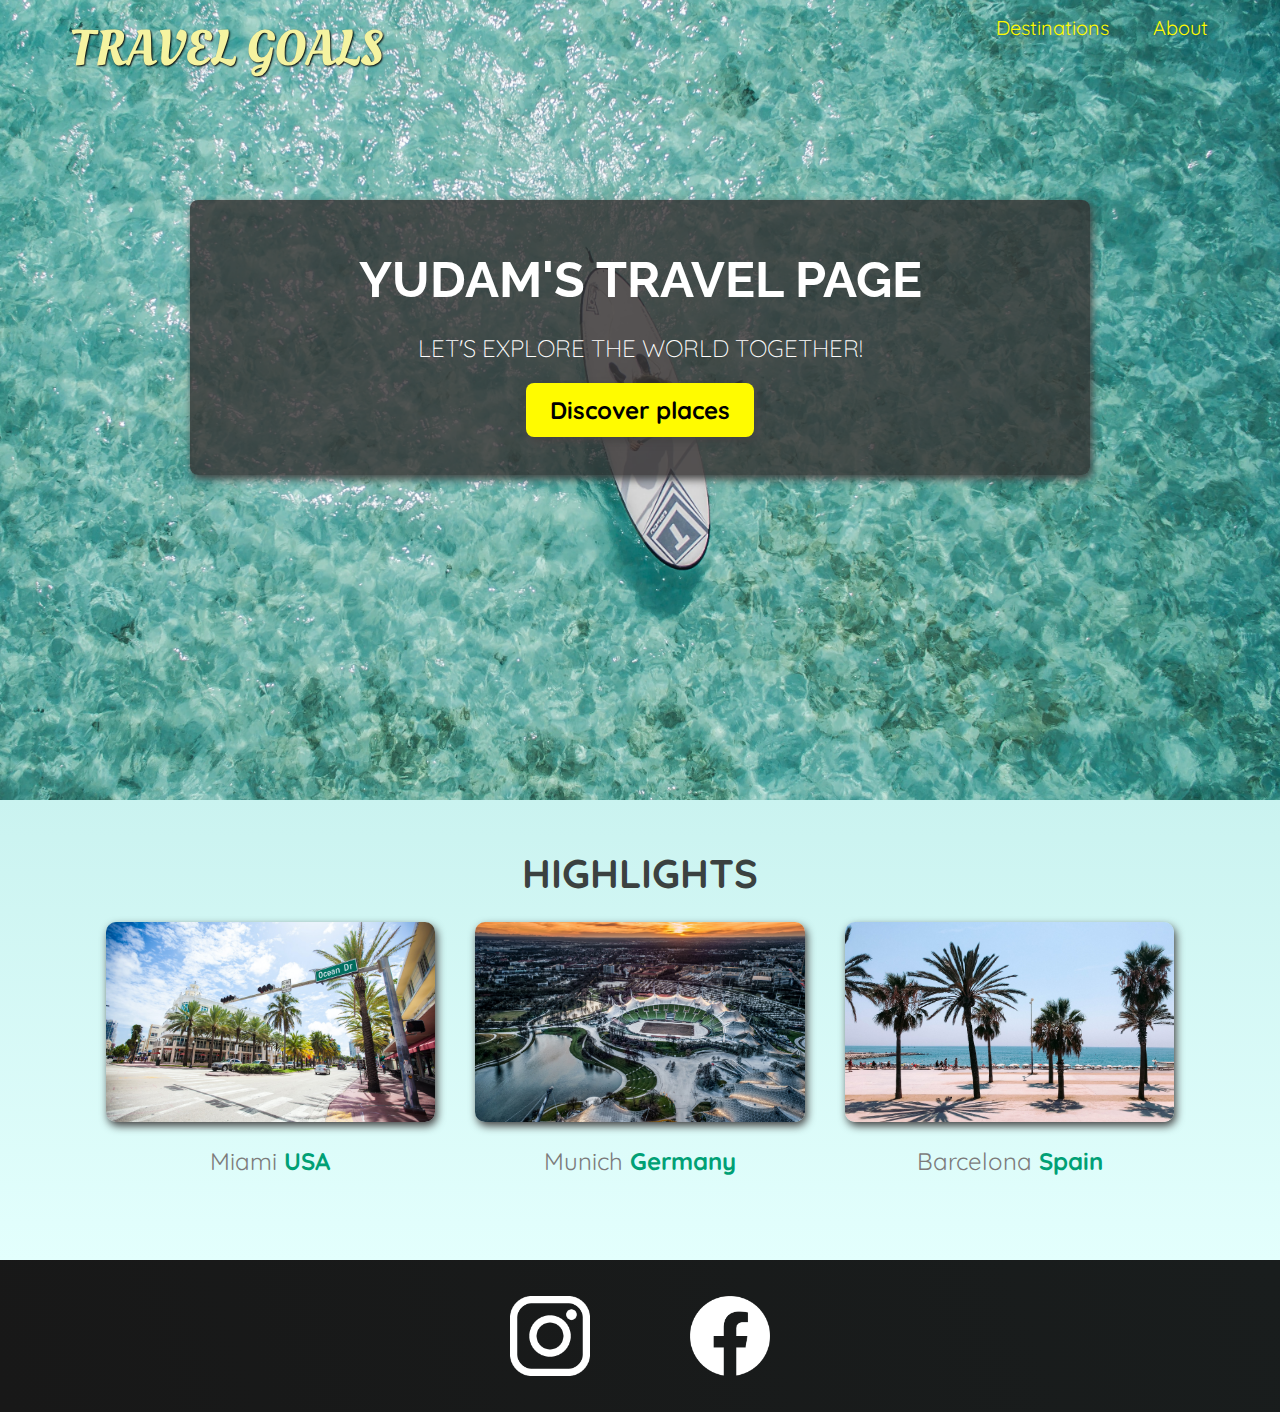
<file: index.html>
<!DOCTYPE html>
<html lang="en">
	<head>
		<meta charset="UTF-8"/>
		<link href="https://fonts.googleapis.com/css2?family=Raleway:wght@700&family=Oleo+Script:wght@700&family=Quicksand:wght@300;500;700&display=swap"
      	rel="stylesheet"/>
		<link rel="stylesheet" href="shared.css">
		<link rel="stylesheet" href="style.css">
		<title>Travel Goals</title>
	</head>
	<body>
		<header>
			<div id="page-logo">
				<a href="index.html">Travel Goals</a>
			</div>
			<nav>
				<ul>
					<li><a href="places.html">Destinations</a></li>
					<li><a href="">About</a></li>
				</ul>
			</nav>
		</header>
		<main>
			<section id="hero">
				<div id="hero-content">
					<h1>Yudam's Travel Page</h1>
					<p>Let's explore the world together!</p>
					<a href="places.html">Discover places</a>
				</div>
			</section>
			<section id="highlights">
				<h2>Highlights</h2>
				<ul id="destinations">
					<li class="destination">	
						<img src="images/places/miami.jpg" alt="Miami streets on sunny day"/>
						<p>Miami <strong>USA</strong></p>
					</li>
					<li class="destination">
						<img src="images/places/munich.jpg" alt="Munich stadium in winter">
						<p>Munich <strong>Germany</strong></p>
					</li>
					<li class="destination">
						<img src="images/places/barcelona.jpg" alt="Palm beach in Barcelona">
						<p>Barcelona <strong>Spain</strong></p>
					</li>
				</ul>
			</section>
		</main>
		<footer>
			<ul>
				<li>
					<a href="https://www.instagram.com">
						<img src="images/icons/insta.png" alt="Instagram logo">
					</a>
				</li>
				<li>
					<a href="https://www.facebook.com">
						<img src="images/icons/facebook.png" alt="Facebook logo">
					</a>
				</li>
			</ul>
		</footer>
	</body>
</html>
</file>
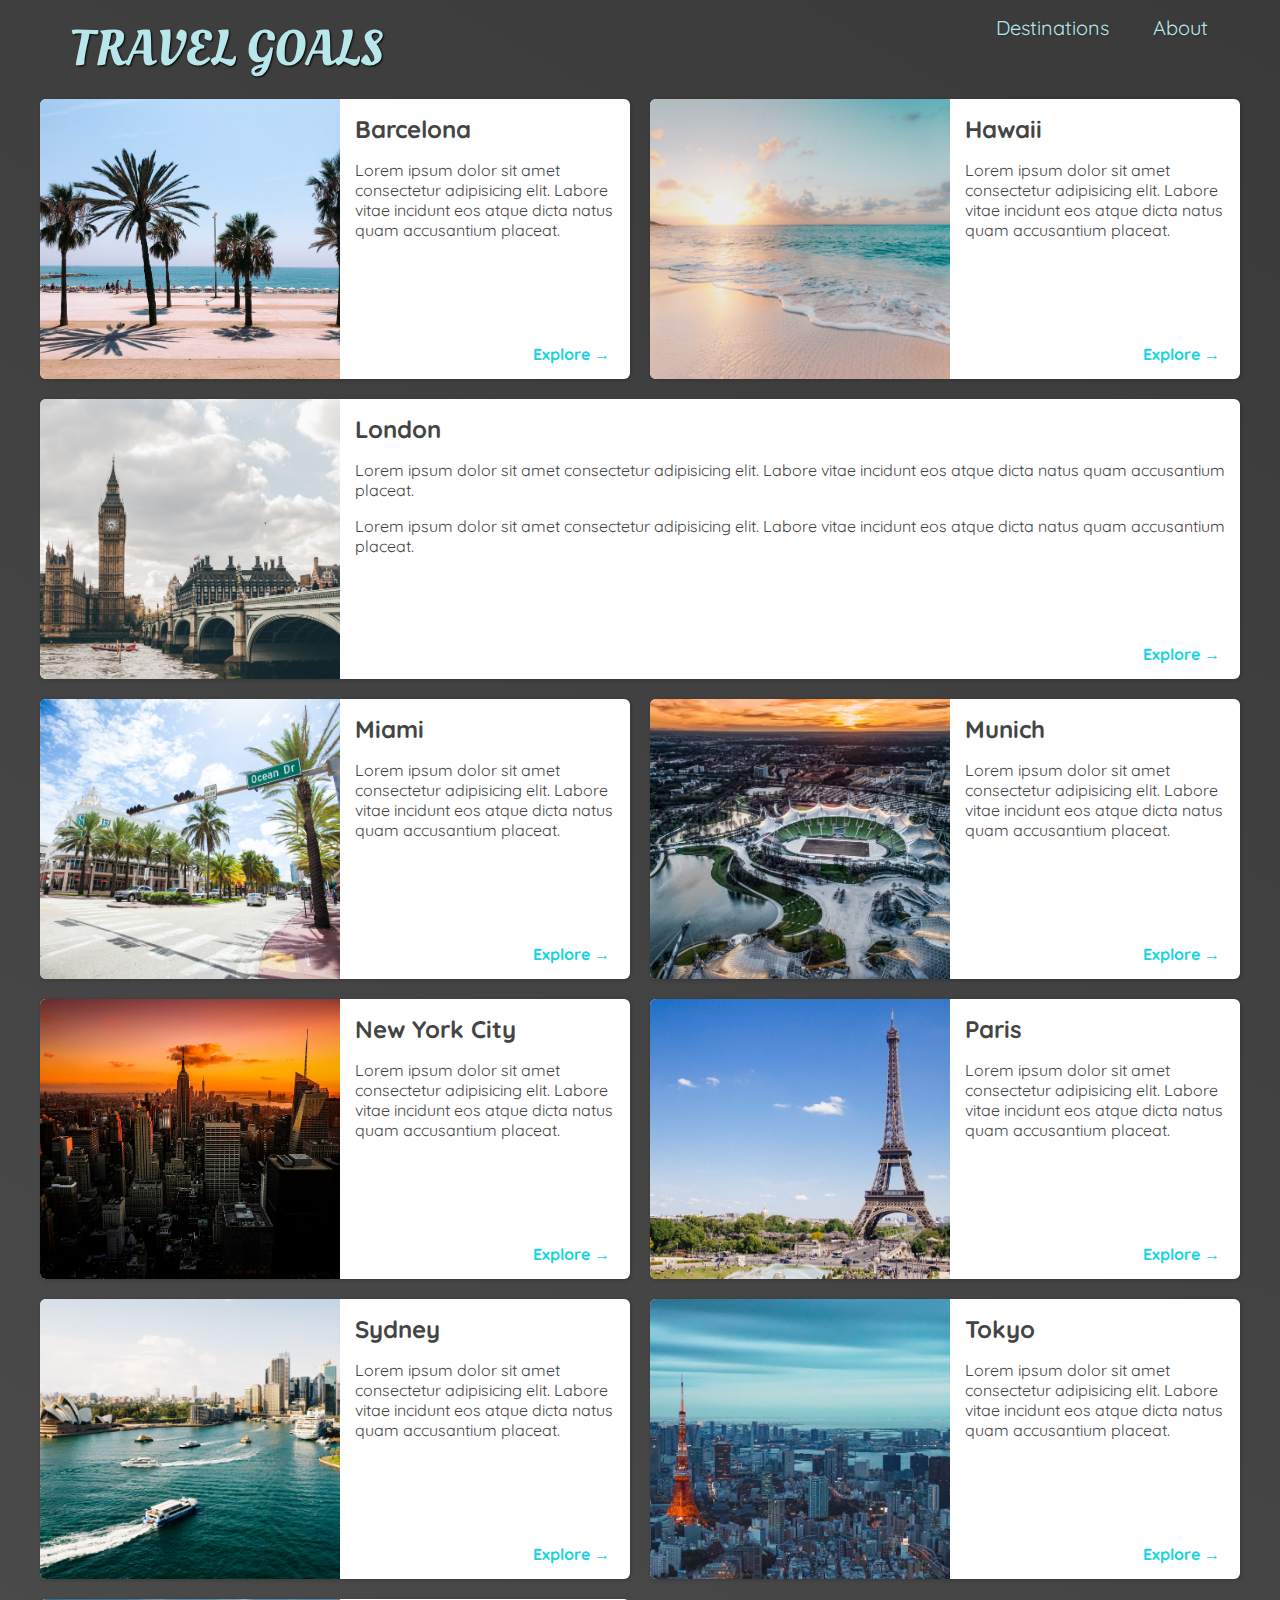
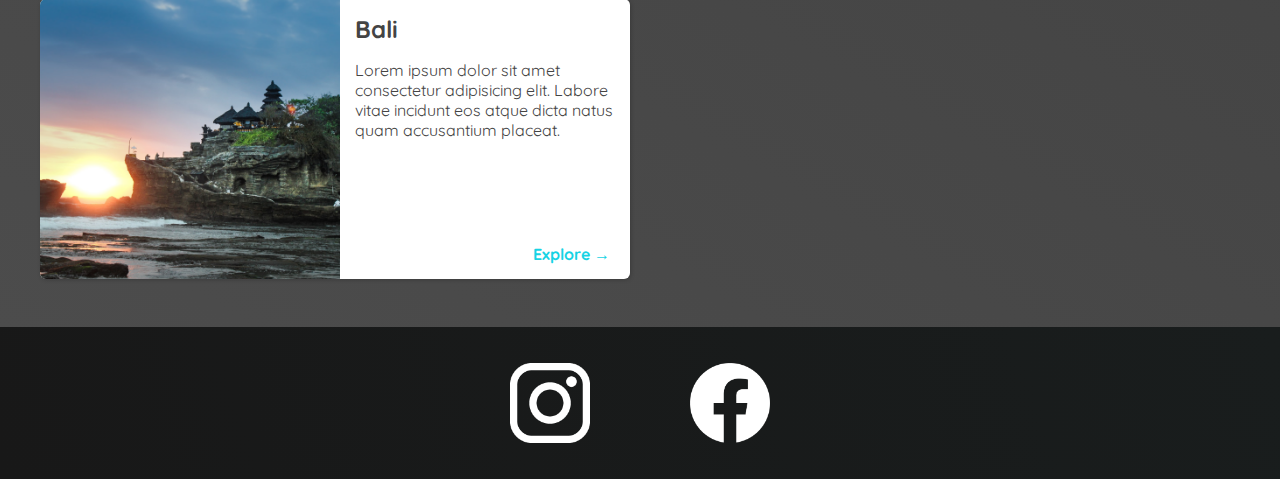
<file: places.html>
<!DOCTYPE html>
<html lang="en">
	<head>
		<meta charset="UTF-8"/>
		<link href="https://fonts.googleapis.com/css2?family=Raleway:wght@700&family=Oleo+Script:wght@700&family=Quicksand:wght@300;500;700&display=swap"
      	rel="stylesheet"/>
		<link rel="stylesheet" href="shared.css">
		<link rel="stylesheet" href="places.css">
		<title>Travel Goals</title>
	</head>
	<body>
		<header>
			<div id="page-logo">
				<a href="index.html">Travel Goals</a>
			</div>
			<nav>
				<ul>
					<li><a href="places.html">Destinations</a></li>
					<li><a href="">About</a></li>
				</ul>
			</nav>
		</header>
		<main>
		<ul>
			<li>
			  <img src="images/places/barcelona.jpg" alt="City of Barcelona" />
			  <div class="item-content">
				<div>
				  <h2>Barcelona</h2>
				  <p>
					Lorem ipsum dolor sit amet consectetur adipisicing elit. Labore
					vitae incidunt eos atque dicta natus quam accusantium placeat.
				  </p>
				</div>
				<div class="actions">
				  <a href="https://en.wikipedia.org/wiki/Barcelona">Explore &#x2192</a>
				</div>
			  </div>
			</li>
			<li>
			  <img src="images/places/hawaii.jpg" alt="Hawaii beach" />
			  <div class="item-content">
				<div>
				  <h2>Hawaii</h2>
				  <p>
					Lorem ipsum dolor sit amet consectetur adipisicing elit. Labore
					vitae incidunt eos atque dicta natus quam accusantium placeat.
				  </p>
				</div>
				<div class="actions">
				  <a href="hhttps://en.wikipedia.org/wiki/Hawaii">Explore &#x2192</a>
				</div>
			  </div>
			</li>
			<li>
			  <img src="images/places/london.jpg" alt="London city" />
			  <div class="item-content">
				<div>
				  <h2>London</h2>
				  <p>
					Lorem ipsum dolor sit amet consectetur adipisicing elit. Labore
					vitae incidunt eos atque dicta natus quam accusantium placeat.
				  </p>	
				  <p>
					Lorem ipsum dolor sit amet consectetur adipisicing elit. Labore
					vitae incidunt eos atque dicta natus quam accusantium placeat.
				  </p>	
				</div>
				<div class="actions">
				  <a href="https://en.wikipedia.org/wiki/London">Explore &#x2192</a>
				</div>
			  </div>
			</li>
			<li>
			  <img src="images/places/miami.jpg" alt="Miami streets" />
			  <div class="item-content">
				<div>
				  <h2>Miami</h2>
				  <p>
					Lorem ipsum dolor sit amet consectetur adipisicing elit. Labore
					vitae incidunt eos atque dicta natus quam accusantium placeat.
				  </p>
				</div>
				<div class="actions">
				  <a href="https://en.wikipedia.org/wiki/Miami">Explore &#x2192</a>
				</div>
			  </div>
			</li>
			<li>
			  <img src="images/places/munich.jpg" alt="Munich football stadium" />
			  <div class="item-content">
				<div>
				  <h2>Munich</h2>
				  <p>
					Lorem ipsum dolor sit amet consectetur adipisicing elit. Labore
					vitae incidunt eos atque dicta natus quam accusantium placeat.
				  </p>
				</div>
				<div class="actions">
				  <a href="https://en.wikipedia.org/wiki/Munich">Explore &#x2192</a>
				</div>
			  </div>
			</li>
			<li>
			  <img src="images/places/new-york-city.jpg" alt="New York City skyline" />
			  <div class="item-content">
				<div>
				  <h2>New York City</h2>
				  <p>
					Lorem ipsum dolor sit amet consectetur adipisicing elit. Labore
					vitae incidunt eos atque dicta natus quam accusantium placeat.
				  </p>
				</div>
				<div class="actions">
				  <a href="https://en.wikipedia.org/wiki/New_York_City"
					>Explore &#x2192</a
				  >
				</div>
			  </div>
			</li>
			<li>
			  <img src="images/places/paris.jpg" alt="Paris city" />
			  <div class="item-content">
				<div>
				  <h2>Paris</h2>
				  <p>
					Lorem ipsum dolor sit amet consectetur adipisicing elit. Labore
					vitae incidunt eos atque dicta natus quam accusantium placeat.
				  </p>
				</div>
				<div class="actions">
				  <a href="https://en.wikipedia.org/wiki/Paris">Explore &#x2192</a>
				</div>
			  </div>
			</li>
			<li>
			  <img src="images/places/sydney.jpg" alt="Sydney beach" />
			  <div class="item-content">
				<div>
				  <h2>Sydney</h2>
				  <p>
					Lorem ipsum dolor sit amet consectetur adipisicing elit. Labore
					vitae incidunt eos atque dicta natus quam accusantium placeat.
				  </p>
				</div>
				<div class="actions">
				  <a href="https://en.wikipedia.org/wiki/Sydney">Explore &#x2192</a>
				</div>
			  </div>
			</li>
			<li>
			  <img src="images/places/tokyo.jpg" alt="Tokyo skyline" />
			  <div class="item-content">
				<div>
				  <h2>Tokyo</h2>
				  <p>
					Lorem ipsum dolor sit amet consectetur adipisicing elit. Labore
					vitae incidunt eos atque dicta natus quam accusantium placeat.
				  </p>
				</div>
				<div class="actions">
				  <a href="https://en.wikipedia.org/wiki/Tokyo">Explore &#x2192</a>
				</div>
			  </div>
			</li>
			<li>
			  <img src="images/places/bali.jpg" alt="Bali beach" />
			  <div class="item-content">
				<div>
				  <h2>Bali</h2>
				  <p>
					Lorem ipsum dolor sit amet consectetur adipisicing elit. Labore
					vitae incidunt eos atque dicta natus quam accusantium placeat.
				  </p>
				</div>
				<div class="actions">
				  <a href="https://en.wikipedia.org/wiki/Bali">Explore &#x2192</a>
				</div>
			  </div>
			</li>
        </ul>
		</main>
		<footer>
			<ul>
				<li>
					<a href="https://www.instagram.com">
						<img src="images/icons/insta.png" alt="Instagram logo">
					</a>
				</li>
				<li>
					<a href="https://www.facebook.com">
						<img src="images/icons/facebook.png" alt="Facebook logo">
					</a>
				</li>
			</ul>
		</footer>
	</body>
</html>
</file>
<file: shared.css>
body{
	font-family:"Quicksand", sans-serif;
	margin: 0;
}

ul{
	list-style: none;
	margin: 0;
	padding: 0;
}

header{
	display: flex;
	justify-content: space-between;
	text-align: center;
	padding: 15px 60px;
	position: absolute;
	width: 100%;
	top: 0;
	left: 0;
	box-sizing: border-box;
}

#page-logo a{
	padding: 10px;
	font-family: "Oleo Script", sans-serif;
	color: rgb(245,243,160);
	font-size: 50px;
	text-decoration: none;
	text-transform: uppercase;
	text-shadow: 1px 1px 2px rgb(0,0,0);
}

header ul{
	display: flex;
}

header li{
	margin-left: 20px;
}

header a{
	color: rgb(255,251,0);
	text-decoration: none;
	font-size: 20px;
	padding: 12px;
	text-shadow: 1px 1px 2px rgba(0, 0, 0, 0.2);
	border-radius: 6px;
}

header nav a:hover{
	color: rgb(77,77,77);
	background-color: rgb(255, 251,0);
}

footer{
	background: linear-gradient(70deg, rgb(24,24,24), rgb(25,29,29));
	padding: 36px 0;
}

footer ul{
	display: flex;
	justify-content: center;
	
}

footer li{
	width: 80px;
	height: 80px;
	margin: 0 50px;
}

footer img{
	width: 100%;
	height: 100%;
}
</file>
<file: style.css>
#hero{
	height: 800px;
	background-image: url("images/places/ocean.jpg");
	background-position: center;
	background-size: cover;
}

#hero-content{
	width: 900px;
	background-color: rgba(51, 47, 47, 0.8);
	box-shadow: 2px 4px 8px rgb(68, 67, 67);
	border-radius: 8px;
	text-align: center;
	padding: 50px 0;
	margin: 0 auto;
	position: relative;
	top: 200px;
}

#hero-content h1{
	color: white;
	text-transform: uppercase;
	font-size: 50px;
	font-family: "Raleway", sans-serif;
	margin: 0;
}

#hero-content p{
	color: white;
	text-transform: uppercase;
	font-size: 24px;
	font-weight: 300;
	margin-bottom: 32px;
}

#hero-content a{
	text-decoration: none;
	background-color: rgb(255, 251, 0);
	padding: 12px 24px;
	color: black;
	font-size: 24px;
	font-weight: bold;
	border-radius: 8px;
	box-shadow: 2px 4px 8px rgb(68, 67, 67);
}

#hero-content a:hover{
	background-color: rgb(255,238,0);
}

#highlights{
	padding: 24px;
	background: linear-gradient(0deg, rgb(227, 255, 253), rgb(202, 243, 240));
}

#highlights h2{
	text-transform: uppercase;
	text-align: center;
	font-size:40px;
	color: rgb(59, 65, 64);
	margin: 24px 0;
}

#destinations {
	display: flex;
	width: 90%;
	margin: auto;
	margin-bottom: 40px;
	justify-content: center;
	
}

.destination{
	margin: 0 20px;
	width:100%
}

.destination p{
	text-align: center;
	font-size: 24px;
	color: rgb(124, 123, 123);
	margin: 20px 0;
}

.destination img{
	height: 200px;
	width: 100%;
	box-shadow: 2px 4px 8px rgb(68, 67, 67);
	border-radius: 10px;
	object-fit: cover;
}

.destination strong{
	color: rgb(0, 160, 117);
}
</file>
<file: places.css>
body{
	background: linear-gradient(30deg, rgb(77,77,77), rgb(58,58,58));	
	color: rgb(68,68,68);
}

#page-logo a{
	color: rgb(183, 230, 235);
}

header{
	position: static;
}

header a{
	color: rgb(183, 230, 235);
}

header nav a:hover{
	background-color: rgb(183, 230, 235);
	color: rgb(59, 59, 59);
}

main ul{
	width: 1200px;
	margin: 0 auto 48px auto;
	display: grid;
	grid-template-columns: 1fr 1fr;
	gap: 20px 20px;
}

main li{
	display: flex;
	background-color: white;
	box-shadow: 1px 1px 4px rgba(0,0,0,0.2);
	border-radius: 6px;
	overflow: hidden;
	
}

main li:nth-of-type(3){
	grid-column: 1/ span 2;
}

main li img{
	width: 300px;
	height: 280px;
	object-fit: cover;
}

.item-content{
	padding 24px;
	margin: 15px;
	display: flex;
	flex-direction: column;
	justify-content: space-between;
}

.item-content h2{
	margin: 0;
}

.actions{
	text-align: right;
	/* padding: 8px; */
}

.actions a{
	text-decoration: none;
	color: rgb(22,211,228);
	font-weight: bold;
	border-radius: 4px;
	padding: 5px;
	
}

.actions a:hover{
	background-color: rgb(235, 253, 255);
}
</file>
